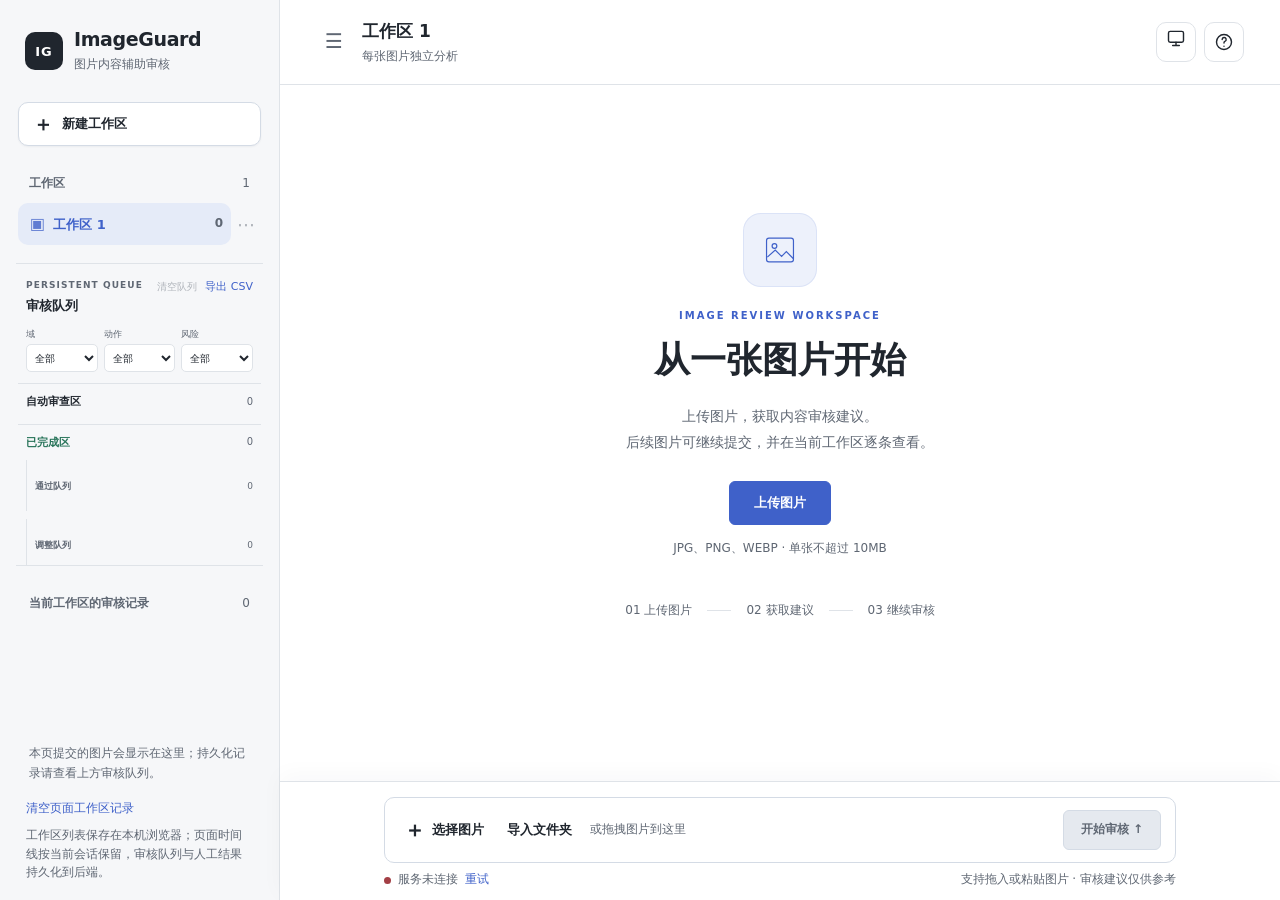
<file: frontend/index.html>
<!doctype html>
<html lang="zh-CN" data-theme="system">
<head>
  <meta charset="utf-8">
  <meta name="viewport" content="width=device-width, initial-scale=1">
  <title>ImageGuard · 多模态图片内容审核</title>
  <meta http-equiv="Cache-Control" content="no-store">
  <link rel="stylesheet" href="./styles.css?v=20261029-2">
  <link rel="stylesheet" href="./landing.css?v=20261029-2">
  <script src="./config.js?v=20261029-2" defer></script>
  <script src="./app.js?v=20261029-2" defer></script>
</head>
<body>
  <a id="skipLink" class="skip-link" href="#landingMain">跳到主要内容</a>

  <div id="landingPage" class="landing-page">
    <header id="landingNav" class="landing-nav">
      <a id="landingBrand" class="landing-brand" href="#home" aria-label="返回 ImageGuard 展示页顶部"><span class="landing-brand-mark" aria-hidden="true">IG</span><span><strong>ImageGuard</strong><small>图片内容辅助审核</small></span></a>
      <nav class="landing-links" aria-label="展示页导航">
        <a href="#principles">设计原则</a><a href="#workflow">审核流程</a><a href="#boundaries">数据边界</a><a href="#usage">使用说明</a>
      </nav>
      <div class="landing-actions">
        <div class="theme-control">
          <button id="landingThemeButton" class="theme-button" type="button" aria-label="选择页面外观，当前为跟随系统" aria-controls="landingThemeMenu" aria-expanded="false"><span id="landingThemeIcon" aria-hidden="true"></span><span id="landingThemeLabel" class="sr-only">跟随系统</span></button>
          <div id="landingThemeMenu" class="theme-menu" role="menu" aria-label="页面外观" hidden>
            <button class="theme-option" type="button" role="menuitemradio" data-theme-value="system" aria-checked="true"><span class="theme-option-icon" aria-hidden="true"><svg viewBox="0 0 24 24"><rect x="3" y="4" width="18" height="13" rx="2"/><path d="M8 21h8M12 17v4"/></svg></span><span>跟随系统</span></button>
            <button class="theme-option" type="button" role="menuitemradio" data-theme-value="light" aria-checked="false"><span class="theme-option-icon" aria-hidden="true"><svg viewBox="0 0 24 24"><circle cx="12" cy="12" r="4"/><path d="M12 2v2m0 16v2M4.9 4.9l1.4 1.4m11.4 11.4 1.4 1.4M2 12h2m16 0h2M4.9 19.1l1.4-1.4M17.7 6.3l1.4-1.4"/></svg></span><span>日间</span></button>
            <button class="theme-option" type="button" role="menuitemradio" data-theme-value="dark" aria-checked="false"><span class="theme-option-icon" aria-hidden="true"><svg viewBox="0 0 24 24"><path d="M20.5 14.5A8.5 8.5 0 0 1 9.5 3.5 8.5 8.5 0 1 0 20.5 14.5Z"/></svg></span><span>夜间</span></button>
          </div>
        </div>
        <a id="landingWorkspaceLink" class="landing-workspace-link" href="#workspace">进入工作台</a>
      </div>
    </header>

    <main id="landingMain" tabindex="-1">
      <section id="overview" class="landing-hero" aria-labelledby="heroTitle">
        <div class="hero-grid">
          <div class="hero-copy">
            <p class="hero-kicker">EVIDENCE-GROUNDED CONTENT REVIEW</p>
            <h1 id="heroTitle">让图片内容审核<br>清晰、快速、可追溯</h1>
            <p class="hero-summary">将视觉模型、条件式取证与确定性策略组织为一套可复核的内容审核流程，为平台提供稳定、清晰、可追溯的处置依据。</p>
            <div class="hero-actions"><a class="hero-primary" href="#workspace">进入审核工作台</a><a class="hero-secondary" href="#workflow">查看审核流程 <span aria-hidden="true">↓</span></a></div>
          </div>
          <div class="hero-system">
            <div class="hero-node node-vision"><span></span><strong>FG-CLIP2</strong><small>视觉证据</small></div>
            <div class="hero-node node-tools"><span></span><strong>OCR · RAG</strong><small>按需取证</small></div>
            <svg class="hero-flow-lines" viewBox="0 0 560 210" preserveAspectRatio="none" aria-hidden="true"><path d="M92 42 C122 96 190 106 244 150"/><path d="M468 42 C438 96 370 106 316 150"/><path d="M244 150h72"/></svg>
            <article class="hero-result">
              <div class="hero-result-heading"><div><span class="hero-result-mark" aria-hidden="true">IG</span><strong>审核建议</strong></div><span>示例输出</span></div>
              <p>图片内容需要结合文字语境进一步确认，建议进入人工复核。</p>
              <div class="hero-result-meta"><span>审核编号</span><code>review-7F3A</code><span class="trace-badge">可追溯</span></div>
            </article>
          </div>
        </div>
      </section>

      <section id="principles" class="landing-section principles-section" aria-labelledby="principlesTitle">
        <div class="section-intro"><span>DESIGN PRINCIPLES</span><h2 id="principlesTitle">让每一项处置都有证据支撑</h2><p>以稳定流程组织模型能力，在审核效率、判断一致性与人工责任之间建立清晰边界。</p></div>
        <div class="principle-list">
          <article><h3>视觉证据优先</h3><p>先从图片本身提取内容证据，保持判断与原始材料之间的联系。</p></article>
          <article><h3>条件式补充取证</h3><p>文字识别、规则检索与视觉复核只在预设条件满足时触发，兼顾效率与一致性。</p></article>
          <article><h3>人工闭环可追溯</h3><p>关键冲突进入人工复核，确认与调整结果持续留痕，并支持后续再次修正。</p></article>
        </div>
      </section>

      <section id="workflow" class="landing-section workflow-section" aria-labelledby="workflowTitle">
        <div class="section-intro"><span>REVIEW WORKFLOW</span><h2 id="workflowTitle">一次审核请求如何完成</h2><p>每张图片独立处理，固定流程根据证据条件逐步展开，关键处置由程序策略完成。</p></div>
        <ol class="workflow-list">
          <li class="is-human"><span>01</span><div><h3>提交图片</h3><p>从本地选择、拖入工作区或直接粘贴截图。</p></div></li>
          <li><span>02</span><div><h3>提取视觉证据</h3><p>FG-CLIP2 对图片内容进行基础视觉分析。</p></div></li>
          <li><span>03</span><div><h3>条件式补充取证</h3><p>根据图片类型与基础证据，按需执行 OCR、规则检索或视觉复核。</p></div></li>
          <li><span>04</span><div><h3>统一证据裁决</h3><p>程序策略收敛多源证据，识别真正的风险冲突与安全语境。</p></div></li>
          <li><span>05</span><div><h3>输出处置结果</h3><p>返回放行、限流、复核或下架结果，并保留完整审核编号。</p></div></li>
          <li class="is-human"><span>06</span><div><h3>人工闭环</h3><p>运营人员可确认或调整结果，人工处置持续保存并支持再次修正。</p></div></li>
        </ol>
        <p class="workflow-note"><strong>轻量 RAG：</strong>当前规则知识规模较小，采用轻量检索减少部署复杂度，并为后续扩展保留接口。</p>
      </section>

      <section id="boundaries" class="landing-section boundary-section" aria-labelledby="boundaryTitle">
        <div class="section-intro"><span>DATA BOUNDARIES</span><h2 id="boundaryTitle">能力分层，数据流向明确</h2><p>组件职责以数据边界划分，而不是把所有能力堆叠在一次模型调用里。</p></div>
        <div class="boundary-map">
          <article><span class="boundary-label">浏览器</span><h3>审核工作台</h3><p>工作区分组与当前页面时间线按会话保留，审核队列从后端同步。</p><small>页面视图 · 审核记录持久化</small></article>
          <div class="boundary-arrow" aria-hidden="true"><span>图片</span>→</div>
          <article class="boundary-core"><span class="boundary-label">审核后端</span><h3>视觉模型与固定工作流</h3><p>FG-CLIP2 形成视觉证据，程序按条件编排专项模型、OCR、RAG 与策略裁决。</p><small>确定性流程 · 统一生成编号</small></article>
          <div class="boundary-arrow" aria-hidden="true"><span>按需</span>→</div>
          <article><span class="boundary-label">条件式能力</span><h3>OCR 与受控视觉复核</h3><p>仅在证据链需要时启用本地 OCR、规则检索和虚拟内容视觉复核。</p><small>按条件触发 · 不扩张权限</small></article>
        </div>
      </section>

      <section id="usage" class="landing-section usage-section" aria-labelledby="usageTitle">
        <div class="section-intro"><span>HOW TO USE</span><h2 id="usageTitle">从图片到建议，只需一次提交</h2></div>
        <div class="usage-line" aria-label="使用步骤"><strong>选择工作区</strong><span>→</span><strong>拖入或粘贴图片</strong><span>→</span><strong>查看建议并继续审核</strong></div>
        <p class="usage-meta">支持 JPG、PNG、WEBP · 单张不超过 10MB · 每张图片独立审核 · 工作区视图按页面保留，审核队列持久化</p>
      </section>

      <aside class="limitations" aria-label="系统边界说明"><strong>系统边界</strong><p>系统依据固定策略自动给出处置结果，高风险冲突进入人工复核。人工确认与调整会持久化沉淀，为后续审核优化提供可靠依据。</p></aside>

      <section class="landing-final" aria-labelledby="finalTitle"><span>IMAGEGUARD WORKSPACE</span><h2 id="finalTitle"><span>开始一次清晰、可追溯的</span><span>图片审核</span></h2><a href="#workspace">进入图片审核工作台</a></section>
    </main>
    <footer class="landing-footer"><span>ImageGuard · 多模态图片内容审核</span><span>本地证据 · 固定裁决 · 人工闭环</span></footer>
  </div>

  <div id="workspaceApp" class="app-layout" hidden inert>
    <aside id="sidebar" class="sidebar" aria-label="工作区导航">
      <div class="brand-row"><a class="brand" href="#home" aria-label="返回 ImageGuard 项目介绍"><span class="brand-mark" aria-hidden="true">IG</span><span><strong>ImageGuard</strong><small>图片内容辅助审核</small></span></a><button id="closeSidebar" class="icon-button mobile-only" aria-label="收起侧栏">×</button></div>
      <button id="newWorkspace" class="new-workspace" type="button" title="创建新的图片审核分组；已有工作区会保留在左侧"><span aria-hidden="true">＋</span> 新建工作区</button>
      <div class="history-heading"><h2 title="可切换的图片审核分组，每组有自己的图片和结果">工作区</h2><span id="groupCount">1</span></div>
      <nav id="groupList" class="group-list" aria-label="工作区列表"></nav>
      <div id="groupMenu" class="group-menu" role="menu" aria-label="工作区操作" hidden><button id="menuRename" type="button" role="menuitem">重命名</button><button id="menuDelete" type="button" role="menuitem">删除工作区</button></div>
      <section class="queue-panel" aria-labelledby="queueTitle">
        <div class="queue-title-row"><div><span class="queue-eyebrow">PERSISTENT QUEUE</span><h2 id="queueTitle">审核队列</h2></div><div class="queue-title-actions"><button id="clearQueue" class="queue-clear" type="button" disabled>清空队列</button><a id="exportQueue" class="queue-export" href="./api/records/export.csv" download>导出 CSV</a></div></div>
        <div class="queue-filters">
          <label><span>域</span><select id="queueDomain"><option value="">全部</option><option value="real">真实</option><option value="virtual">虚拟</option></select></label>
          <label><span>动作</span><select id="queueAction"><option value="">全部</option><option value="allow">放行</option><option value="limit">限流</option><option value="review">人工复核</option><option value="block">下架</option></select></label>
          <label><span>风险</span><select id="queueRisk"><option value="">全部</option><option value="L0_安全">L0</option><option value="L1_轻微违规">L1</option><option value="L2_中度违规">L2</option><option value="L3_严重违规">L3</option><option value="X_无法判定">X</option></select></label>
        </div>
        <div class="queue-section">
          <div class="queue-section-heading"><h3>自动审查区</h3><span id="autoQueueCount">0</span></div>
          <div id="autoQueue" class="queue-list"></div>
        </div>
        <div class="queue-section queue-completed">
          <div class="queue-section-heading"><h3>已完成区</h3><span id="humanQueueCount">0</span></div>
          <div class="queue-subsection">
            <div class="queue-subheading"><h4>通过队列</h4><span id="confirmedQueueCount">0</span></div>
            <div id="confirmedQueue" class="queue-list"></div>
          </div>
          <div class="queue-subsection">
            <div class="queue-subheading"><h4>调整队列</h4><span id="adjustedQueueCount">0</span></div>
            <div id="adjustedQueue" class="queue-list"></div>
          </div>
        </div>
      </section>
      <div class="history-heading"><h2 title="当前选中工作区内已提交的图片及审核结果">当前工作区的审核记录</h2><span id="historyCount" title="当前工作区已提交的图片张数">0</span></div>
      <nav id="historyList" class="history-list" aria-label="审核记录"></nav>
      <p id="historyEmpty" class="history-empty">本页提交的图片会显示在这里；持久化记录请查看上方审核队列。</p>
      <div class="sidebar-footer"><button id="clearHistory" class="text-button" type="button" disabled title="只清空当前页面工作区中的图片与结果，不删除持久化审核队列">清空页面工作区记录</button><p>工作区列表保存在本机浏览器；页面时间线按当前会话保留，审核队列与人工结果持久化到后端。</p></div>
    </aside>
    <button id="sidebarBackdrop" class="sidebar-backdrop" aria-label="收起侧栏" hidden></button>
    <main class="workspace">
      <div id="dropOverlay" class="drop-overlay" aria-hidden="true" hidden><div><svg viewBox="0 0 24 24"><path d="M12 16V4m0 0L7.5 8.5M12 4l4.5 4.5M5 14v4a2 2 0 0 0 2 2h10a2 2 0 0 0 2-2v-4"/></svg><strong>松开以上传图片</strong><span>支持 JPG、PNG、WEBP</span></div></div>
      <header class="workspace-header">
        <button id="openSidebar" class="sidebar-toggle" type="button" aria-label="收起工作区导航" aria-controls="sidebar" aria-expanded="true" title="收起工作区导航">☰</button>
        <div><h1 id="workspaceTitle">工作区 1</h1><p>每张图片独立分析</p></div>
        <div class="workspace-header-actions">
          <div class="theme-control">
            <button id="themeButton" class="theme-button" type="button" aria-label="选择页面外观，当前为跟随系统" aria-controls="themeMenu" aria-expanded="false"><span id="themeIcon" aria-hidden="true"></span><span id="themeLabel" class="sr-only">跟随系统</span></button>
            <div id="themeMenu" class="theme-menu" role="menu" aria-label="页面外观" hidden>
              <button class="theme-option" type="button" role="menuitemradio" data-theme-value="system" aria-checked="true"><span class="theme-option-icon" aria-hidden="true"><svg viewBox="0 0 24 24"><rect x="3" y="4" width="18" height="13" rx="2"/><path d="M8 21h8M12 17v4"/></svg></span><span>跟随系统</span></button>
              <button class="theme-option" type="button" role="menuitemradio" data-theme-value="light" aria-checked="false"><span class="theme-option-icon" aria-hidden="true"><svg viewBox="0 0 24 24"><circle cx="12" cy="12" r="4"/><path d="M12 2v2m0 16v2M4.9 4.9l1.4 1.4m11.4 11.4 1.4 1.4M2 12h2m16 0h2M4.9 19.1l1.4-1.4M17.7 6.3l1.4-1.4"/></svg></span><span>日间</span></button>
              <button class="theme-option" type="button" role="menuitemradio" data-theme-value="dark" aria-checked="false"><span class="theme-option-icon" aria-hidden="true"><svg viewBox="0 0 24 24"><path d="M20.5 14.5A8.5 8.5 0 0 1 9.5 3.5 8.5 8.5 0 1 0 20.5 14.5Z"/></svg></span><span>夜间</span></button>
            </div>
          </div>
          <button id="helpButton" class="header-icon-button" type="button" aria-label="查看工作台使用说明" aria-haspopup="dialog" aria-controls="helpDialog" title="使用说明"><svg viewBox="0 0 24 24" aria-hidden="true"><circle cx="12" cy="12" r="9"/><path d="M9.8 9a2.4 2.4 0 1 1 3.3 2.2c-.8.4-1.1.9-1.1 1.8v.3M12 17h.01"/></svg></button>
        </div>
      </header>
      <div id="modeBanner" class="mode-banner" hidden><span id="modeText"></span><button id="copyAddress" class="text-button" hidden>复制访问地址</button></div>
      <section id="timelineViewport" class="timeline-viewport" aria-label="连续审核工作区" tabindex="0">
        <div id="welcome" class="welcome"><div class="welcome-mark" aria-hidden="true"><svg viewBox="0 0 48 48"><rect x="7" y="9" width="34" height="30" rx="3"/><circle cx="17" cy="19" r="3"/><path d="m8 33 10-9 8 8 6-6 9 9"/></svg></div><span class="eyebrow">IMAGE REVIEW WORKSPACE</span><h2>从一张图片开始</h2><p>上传图片，获取内容审核建议。<br>后续图片可继续提交，并在当前工作区逐条查看。</p><button id="welcomeUpload" class="primary-button">上传图片</button><p class="welcome-note">JPG、PNG、WEBP · 单张不超过 10MB</p><div class="welcome-flow" aria-label="审核流程"><span>01 上传图片</span><i aria-hidden="true"></i><span>02 获取建议</span><i aria-hidden="true"></i><span>03 继续审核</span></div></div>
        <div id="timeline" class="timeline"></div>
      </section>
      <footer class="composer-container">
        <div id="dropZone" class="composer" aria-label="图片提交区"><div id="pendingFile" class="pending-file" hidden><img id="pendingPreview" alt="待提交图片预览"><div><strong id="pendingName"></strong><span id="pendingMeta"></span></div><button id="removeFile" class="icon-button" aria-label="移除待提交图片">×</button></div><div class="composer-row"><input id="fileInput" class="sr-only" type="file" accept="image/jpeg,image/png,image/webp"><input id="folderInput" class="sr-only" type="file" accept="image/jpeg,image/png,image/webp" webkitdirectory multiple><button id="chooseButton" class="choose-button" type="button"><span aria-hidden="true">＋</span> 选择图片</button><button id="folderButton" class="choose-button" type="button">导入文件夹</button><span id="composerHint">或拖拽图片到这里</span><button id="submitButton" class="primary-button" disabled>开始审核 ↑</button></div></div>
        <p id="localError" class="local-error" role="alert" hidden></p>
        <div class="composer-footer"><div id="serviceStatus" class="service-status" role="status" title="显示后端连接状态；模拟模式的结果不代表真实模型效果"><span class="status-dot" aria-hidden="true"></span><span id="serviceText">正在连接服务</span><button id="healthRetry" class="text-button" hidden>重试</button></div><p class="composer-note">支持拖入或粘贴图片 · 审核建议仅供参考</p></div>
      </footer>
    </main>
  </div>

  <dialog id="renameDialog" class="rename-dialog" aria-labelledby="renameTitle" aria-describedby="renameHelp"><form id="renameForm"><div class="dialog-heading"><div><span class="dialog-eyebrow">工作区设置</span><h2 id="renameTitle">重命名工作区</h2><p id="renameHelp">使用简短、易于识别的名称。</p></div><button id="closeRename" type="button" class="dialog-close" aria-label="关闭重命名窗口">×</button></div><label class="sr-only" for="workspaceName">工作区名称</label><input id="workspaceName" name="workspaceName" type="text" maxlength="32" autocomplete="off" required><div class="dialog-actions"><button id="cancelRename" class="dialog-cancel" type="button">取消</button><button class="dialog-save" type="submit">保存名称</button></div></form></dialog>
  <dialog id="deleteDialog" class="confirm-dialog" aria-labelledby="deleteTitle" aria-describedby="deleteQuestion"><form id="deleteForm"><div class="dialog-heading"><div><span class="dialog-eyebrow is-danger">不可撤销</span><h2 id="deleteTitle">删除工作区</h2><p id="deleteQuestion"></p></div><button id="closeDelete" type="button" class="dialog-close" aria-label="关闭删除窗口">×</button></div><div class="dialog-actions"><button id="cancelDelete" class="dialog-cancel" type="button">取消</button><button id="confirmDelete" class="dialog-danger" type="submit">删除工作区</button></div></form></dialog>
  <dialog id="clearQueueDialog" class="confirm-dialog" aria-labelledby="clearQueueTitle" aria-describedby="clearQueueQuestion"><form id="clearQueueForm"><div class="dialog-heading"><div><span class="dialog-eyebrow is-danger">持久化数据</span><h2 id="clearQueueTitle">清空当前工作区队列</h2><p id="clearQueueQuestion">将删除当前工作区的持久化审核记录及对应审计原图。当前页面中的工作区时间线不会随之清空。</p></div><button id="closeClearQueue" type="button" class="dialog-close" aria-label="关闭清空队列窗口">×</button></div><div class="dialog-actions"><button id="cancelClearQueue" class="dialog-cancel" type="button">取消</button><button class="dialog-danger" type="submit">确认清空队列</button></div></form></dialog>
  <dialog id="helpDialog" class="help-dialog" aria-labelledby="helpTitle" aria-describedby="helpSummary"><div class="help-dialog-inner"><div class="dialog-heading"><div><span class="dialog-eyebrow">使用说明</span><h2 id="helpTitle">图片审核工作台</h2></div><button id="closeHelp" type="button" class="dialog-close" aria-label="关闭使用说明">×</button></div><p id="helpSummary" class="help-summary">ImageGuard 以固定工作流组织视觉模型、条件式工具与程序裁决，为每张图片生成清晰、可追溯的处置结果。</p><dl class="help-details"><div><dt>证据链</dt><dd>FG-CLIP2 与专项模型形成基础证据；OCR、规则检索和虚拟内容复核仅在条件满足时触发。</dd></div><div><dt>处置逻辑</dt><dd>程序依据固定策略完成风险收敛与最终裁决，高风险冲突保留人工复核。</dd></div><div><dt>人工闭环</dt><dd>确认后进入通过队列，调整后进入调整队列；人工结果持久化保存，并支持再次修正。</dd></div></dl><div class="dialog-actions"><button id="dismissHelp" class="dialog-cancel" type="button">关闭</button><a id="helpLearnMore" class="dialog-primary" href="#home">查看项目概览</a></div></div></dialog>
  <dialog id="feedbackDialog" class="feedback-dialog" aria-labelledby="feedbackTitle"><form id="feedbackForm"><div class="dialog-heading"><div><span class="dialog-eyebrow" id="feedbackEyebrow">人工处理</span><h2 id="feedbackTitle">调整审核结果</h2><p id="feedbackHelp">处理结果会进入已完成，并写入 SQLite 历史记录。</p></div><button id="closeFeedback" type="button" class="dialog-close" aria-label="关闭人工处理窗口">×</button></div><label class="feedback-field"><span>处理方式</span><select id="feedbackResolution"><option value="confirm">确认系统建议</option><option value="adjust">调整最终动作</option></select></label><fieldset id="feedbackDirection" class="feedback-field feedback-direction-field"><legend>调整方向</legend><div class="direction-options"><label class="direction-option"><input id="feedbackDirectionDowngrade" type="radio" name="feedbackDirection" value="downgrade"><span><strong>降级</strong><small>放宽到更轻的处置</small></span></label><label class="direction-option"><input id="feedbackDirectionUpgrade" type="radio" name="feedbackDirection" value="upgrade"><span><strong>升级</strong><small>收紧到更重的处置</small></span></label></div></fieldset><label class="feedback-field"><span>最终动作</span><select id="feedbackAction"><option value="allow">L0 · 放行</option><option value="limit">L1 · 限流</option><option value="review">L2 · 人工复核</option><option value="block">L3 · 下架</option></select></label><label class="feedback-field"><span>反馈原因</span><textarea id="feedbackReason" rows="4" maxlength="1000" placeholder="确认建议可留空；调整时必须填写。"></textarea></label><div class="dialog-actions"><button id="cancelFeedback" type="button" class="dialog-cancel">取消</button><button class="dialog-save" type="submit">保存处理结果</button></div></form></dialog>
  <div id="announcement" class="sr-only" role="status" aria-live="polite"></div>
  <div id="toast" class="toast" role="status" hidden></div>
</body>
</html>
</file>
<file: frontend/styles.css>
:root {
  color-scheme: light;
  --canvas: #ffffff; --sidebar: #f6f7f9; --surface: #ffffff; --surface-subtle: #f4f7fc;
  --surface-hover: #edf1f7; --surface-selected: #e5ebf8;
  --text: #20262e; --text-muted: #5f6773; --border: #dfe3e8; --border-control: #d4dbe5;
  --accent: #3f61c9; --accent-hover: #3452ae; --accent-soft: #edf1fb; --accent-solid: #3f61c9; --accent-solid-hover: #3452ae;
  --warning-bg: #fff8eb; --warning-text: #72501d; --warning-border: #eee0c6;
  --danger: #a33f45; --danger-bg: #fff8f8; --danger-border: #dfb9bc; --success: #28745a;
  --disabled-bg: #e5e9ef; --disabled-text: #5f6773;
  --shadow-menu: 0 16px 42px rgb(25 36 58 / 16%); --shadow-dialog: 0 28px 80px rgb(25 36 58 / 20%);
  --radius-sm: 6px; --radius-md: 10px; --radius-lg: 14px; --radius-xl: 18px;
}

html[data-theme="dark"] {
  color-scheme: dark;
  --canvas: #171b22; --sidebar: #202630; --surface: #252d39; --surface-subtle: #222a36;
  --surface-hover: #303a49; --surface-selected: #34435f;
  --text: #edf0f5; --text-muted: #b3bcc8; --border: #3d4755; --border-control: #4b5666;
  --accent: #a9bcff; --accent-hover: #b9c8ff; --accent-soft: #273453; --accent-solid: #526fc9; --accent-solid-hover: #617dd5;
  --warning-bg: #342e25; --warning-text: #edce95; --warning-border: #554836;
  --danger: #f09a9f; --danger-bg: #30262c; --danger-border: #734d55; --success: #7bc7a8;
  --disabled-bg: #353e4a; --disabled-text: #b3bcc8;
  --shadow-menu: 0 20px 48px rgb(0 0 0 / 35%); --shadow-dialog: 0 30px 90px rgb(0 0 0 / 45%);
}

@media (prefers-color-scheme: dark) {
  html[data-theme="system"] {
    color-scheme: dark;
    --canvas: #171b22; --sidebar: #202630; --surface: #252d39; --surface-subtle: #222a36;
    --surface-hover: #303a49; --surface-selected: #34435f;
    --text: #edf0f5; --text-muted: #b3bcc8; --border: #3d4755; --border-control: #4b5666;
    --accent: #a9bcff; --accent-hover: #b9c8ff; --accent-soft: #273453; --accent-solid: #526fc9; --accent-solid-hover: #617dd5;
    --warning-bg: #342e25; --warning-text: #edce95; --warning-border: #554836;
    --danger: #f09a9f; --danger-bg: #30262c; --danger-border: #734d55; --success: #7bc7a8;
    --disabled-bg: #353e4a; --disabled-text: #b3bcc8;
    --shadow-menu: 0 20px 48px rgb(0 0 0 / 35%); --shadow-dialog: 0 30px 90px rgb(0 0 0 / 45%);
  }
}

* { box-sizing: border-box; }
html, body { height: 100%; }
body { margin: 0; color: var(--text); background: var(--canvas); font: 14px/1.65 system-ui,-apple-system,"Segoe UI","PingFang SC","Hiragino Sans GB","Microsoft YaHei",sans-serif; }
body.is-workspace-view { overflow: hidden; }
button, input { font: inherit; }
button { cursor: pointer; transition: color .16s,background .16s,border-color .16s,opacity .16s; }
button:disabled { cursor: not-allowed; }
:focus-visible { outline: 3px solid color-mix(in srgb,var(--accent) 56%,transparent); outline-offset: 3px; }
h1, h2, h3, p { margin: 0; }
[hidden] { display: none !important; }
code { font-family: ui-monospace,"Cascadia Mono",Consolas,monospace; font-variant-numeric: tabular-nums; }
.sr-only { position: absolute; width: 1px; height: 1px; padding: 0; margin: -1px; overflow: hidden; clip: rect(0,0,0,0); white-space: nowrap; border: 0; }
.skip-link { position: fixed; top: 8px; left: 8px; z-index: 100; transform: translateY(-160%); padding: 8px 10px; border-radius: var(--radius-sm); background: var(--surface); color: var(--accent); }
.skip-link:focus { transform: none; }

.app-layout { display: grid; grid-template-columns: 280px minmax(0,1fr); height: 100vh; height: 100dvh; overflow: hidden; transition: grid-template-columns .2s ease; }
.app-layout.is-collapsed { grid-template-columns: 0 minmax(0,1fr); }
.sidebar { display: flex; min-width: 0; min-height: 0; padding: 28px 18px 18px; overflow: hidden; flex-direction: column; background: var(--sidebar); border-right: 1px solid var(--border); transition: padding .2s ease,border-color .2s ease; }
.app-layout.is-collapsed .sidebar { padding-right: 0; padding-left: 0; border-color: transparent; }
.brand-row { display: flex; align-items: center; min-width: 208px; }
.brand { display: flex; align-items: center; gap: 11px; padding: 0 7px 27px; }
.brand { min-width: 0; flex: 1; color: var(--text); text-decoration: none; }
.brand-mark { display: grid; place-items: center; width: 38px; height: 38px; flex: 0 0 auto; border-radius: var(--radius-md); color: var(--canvas); background: var(--text); font: 700 13px/1 system-ui; letter-spacing: .08em; }
.brand strong { display: block; font: 650 19px/1.25 system-ui; letter-spacing: -.02em; }
.brand small { display: block; margin-top: 3px; color: var(--text-muted); font-size: 12px; }
.new-workspace { display: flex; align-items: center; gap: 9px; width: 100%; min-height: 44px; padding: 10px 14px; border: 1px solid var(--border-control); border-radius: var(--radius-md); color: var(--text); background: var(--surface); font-size: 13px; font-weight: 650; text-align: left; box-shadow: 0 1px 2px rgb(19 32 58 / 5%); }
.new-workspace:hover { border-color: var(--accent); }
.new-workspace span { font-size: 20px; line-height: 1; }
.history-heading { display: flex; align-items: center; justify-content: space-between; margin: 28px 11px 10px; color: var(--text-muted); font-size: 12px; }
.history-heading h2 { font-size: 12px; font-weight: 650; }
.group-list { display: grid; gap: 4px; max-height: 28vh; overflow: auto; flex-shrink: 0; }
.group-row { display: grid; grid-template-columns: minmax(0,1fr) 30px; align-items: center; min-width: 0; border-radius: var(--radius-md); }
.group-item { display: flex; align-items: center; gap: 8px; min-width: 0; min-height: 42px; padding: 10px 8px 10px 12px; border: 0; border-radius: var(--radius-md); color: var(--text); background: transparent; font-size: 13px; text-align: left; }
.group-item:hover, .history-item:hover { background: var(--surface-hover); }
.group-item.is-selected, .history-item.is-selected { color: var(--accent); background: var(--surface-selected); }
.group-item.is-selected { font-weight: 650; }
.group-symbol { font-size: 16px; line-height: 1; opacity: .8; }
.group-name { min-width: 0; flex: 1; overflow: hidden; text-overflow: ellipsis; white-space: nowrap; }
.group-count { color: var(--text-muted); font-size: 12px; font-variant-numeric: tabular-nums; }
.group-more { display: grid; place-items: center; width: 30px; height: 32px; padding: 0; border: 0; border-radius: var(--radius-sm); color: var(--text-muted); background: transparent; font-size: 18px; opacity: .48; }
.group-row:hover .group-more, .group-row:focus-within .group-more, .group-more:hover { opacity: 1; }
.group-more:hover { color: var(--accent); background: var(--accent-soft); }
.group-menu { position: fixed; z-index: 60; width: 176px; padding: 6px; border: 1px solid var(--border); border-radius: var(--radius-md); color: var(--text); background: var(--surface); box-shadow: var(--shadow-menu); }
.group-menu > button { display: block; width: 100%; padding: 9px 10px; border: 0; border-radius: var(--radius-sm); color: var(--text); background: transparent; font-size: 13px; text-align: left; }
.group-menu > button:hover, .group-menu > button:focus-visible { background: var(--surface-hover); }
.group-menu #menuDelete { color: var(--danger); }
.history-list { min-height: 96px; flex: 1 1 120px; overflow: auto; }
.queue-panel { display: flex; max-height: 42vh; min-height: 0; margin: 18px -2px 0; padding: 14px 2px 10px; overflow: auto; flex-direction: column; border-top: 1px solid var(--border); border-bottom: 1px solid var(--border); }
.queue-title-row { display: flex; align-items: flex-start; justify-content: space-between; gap: 10px; padding: 0 8px 10px; }
.queue-eyebrow { display: block; margin-bottom: 2px; color: var(--text-muted); font-size: 9px; font-weight: 700; letter-spacing: .12em; }
.queue-title-row h2 { font-size: 13px; }
.queue-title-actions { display: flex; align-items: center; gap: 8px; }
.queue-export { color: var(--accent); font-size: 11px; text-decoration: none; white-space: nowrap; }
.queue-export:hover { text-decoration: underline; }
.queue-clear { padding: 0; border: 0; color: var(--text-muted); background: transparent; font-size: 10px; white-space: nowrap; }
.queue-clear:hover:not(:disabled) { color: var(--danger); text-decoration: underline; }
.queue-clear:disabled { opacity: .45; }
.queue-filters { display: grid; grid-template-columns: repeat(3,minmax(0,1fr)); gap: 6px; padding: 0 8px 11px; }
.queue-filters label { display: grid; gap: 3px; min-width: 0; }
.queue-filters label span { color: var(--text-muted); font-size: 9px; }
.queue-filters select { width: 100%; min-width: 0; height: 28px; padding: 0 4px; border: 1px solid var(--border); border-radius: 5px; color: var(--text); background: var(--surface); font-size: 10px; }
.queue-section { padding: 9px 8px 7px; border-top: 1px solid var(--border); }
.queue-section-heading { display: flex; align-items: center; justify-content: space-between; gap: 8px; margin-bottom: 5px; }
.queue-section-heading h3 { font-size: 11px; font-weight: 700; }
.queue-section-heading span { color: var(--text-muted); font-size: 10px; }
.queue-completed .queue-section-heading h3 { color: var(--success); }
.queue-subsection { margin-top: 8px; padding: 7px 0 2px 8px; border-left: 1px solid var(--border); }
.queue-subheading { display: flex; align-items: center; justify-content: space-between; gap: 8px; margin-bottom: 3px; }
.queue-subheading h4 { color: var(--text-muted); font-size: 9px; font-weight: 700; }
.queue-subheading span { color: var(--text-muted); font-size: 9px; }
.queue-list { display: grid; gap: 3px; }
.queue-item { display: grid; grid-template-columns: 8px minmax(0,1fr) auto; align-items: center; gap: 7px; width: 100%; min-height: 34px; padding: 6px 7px; border: 0; border-radius: 5px; color: var(--text); background: transparent; text-align: left; }
.queue-item:hover, .queue-item.is-selected { background: var(--surface-hover); }
.queue-item-dot { width: 7px; height: 7px; border-radius: 50%; background: var(--text-muted); }
.queue-item[data-action="allow"] .queue-item-dot { background: var(--success); }
.queue-item[data-action="limit"] .queue-item-dot { background: #b4771d; }
.queue-item[data-action="review"] .queue-item-dot { background: #7657b6; }
.queue-item[data-action="block"] .queue-item-dot { background: var(--danger); }
.queue-item-copy { min-width: 0; }
.queue-item-copy strong { display: block; overflow: hidden; font-size: 10px; text-overflow: ellipsis; white-space: nowrap; }
.queue-item-copy small { display: block; overflow: hidden; color: var(--text-muted); font-size: 9px; text-overflow: ellipsis; white-space: nowrap; }
.queue-item-status { color: var(--text-muted); font-size: 9px; white-space: nowrap; }
.queue-empty { padding: 5px 3px 7px; color: var(--text-muted); font-size: 10px; }
.history-item { position: relative; display: flex; align-items: center; gap: 10px; width: 100%; min-height: 66px; margin-bottom: 4px; padding: 11px 10px; overflow: hidden; border: 0; border-radius: var(--radius-md); color: var(--text); background: transparent; text-align: left; }
.history-item[data-status="error"]::before { content: ""; position: absolute; inset: 9px auto 9px 0; width: 3px; border-radius: 999px; background: var(--danger); }
.history-item[data-tone="safe"]::before,
.history-item[data-tone="warning"]::before,
.history-item[data-tone="review"]::before,
.history-item[data-tone="danger"]::before { content: ""; position: absolute; inset: 9px auto 9px 0; width: 3px; border-radius: 999px; background: var(--accent); }
.history-item[data-tone="safe"]::before { background: var(--success); }
.history-item[data-tone="warning"]::before { background: #b4771d; }
.history-item[data-tone="review"]::before { background: #7657b6; }
.history-item[data-tone="danger"]::before { background: var(--danger); }
.history-item img { width: 38px; height: 38px; flex: 0 0 auto; border-radius: var(--radius-sm); object-fit: cover; background: var(--surface-subtle); }
.history-item div { min-width: 0; flex: 1; }
.history-item strong { display: block; overflow: hidden; color: var(--text); font-size: 12px; font-weight: 650; text-overflow: ellipsis; white-space: nowrap; }
.history-item small { color: var(--text-muted); font-size: 12px; font-variant-numeric: tabular-nums; }
.history-empty { min-height: 0; flex: 0 0 auto; padding: 8px 11px 0; color: var(--text-muted); font-size: 12px; line-height: 1.7; }
.sidebar-footer { margin-top: auto; padding: 16px 8px 0; color: var(--text-muted); font-size: 12px; }
.sidebar-footer > p { margin: 7px 0 0; line-height: 1.55; }
.text-button { padding: 0; border: 0; color: var(--accent); background: transparent; font-size: 12px; }
.text-button:hover { text-decoration: underline; }
.text-button.is-copied { color: var(--success); text-decoration: none; }

.workspace { position: relative; display: flex; min-width: 0; min-height: 0; flex-direction: column; background: var(--canvas); }
.workspace-header { display: flex; align-items: center; gap: 10px; min-height: 76px; padding: 17px 36px; border-bottom: 1px solid var(--border); }
.workspace-header > div:first-of-type { min-width: 0; }
.workspace-header h1 { max-width: min(45vw,420px); overflow: hidden; font-size: 17px; font-weight: 650; text-overflow: ellipsis; white-space: nowrap; }
.workspace-header p { margin-top: 2px; color: var(--text-muted); font-size: 12px; }
.theme-control { position: relative; margin-left: auto; flex: 0 0 auto; }
.sidebar-toggle { position: relative; display: grid; place-items: center; width: 36px; height: 36px; padding: 0; border: 0; border-radius: var(--radius-sm); color: var(--text-muted); background: transparent; font-size: 20px; }
.sidebar-toggle:hover { color: var(--text); background: var(--surface-hover); }
.workspace-header-actions { display: flex; align-items: center; gap: 8px; margin-left: auto; }
.workspace-header .theme-control { margin-left: 0; }
.theme-button, .header-icon-button { display: grid; place-items: center; width: 40px; height: 40px; padding: 0; border: 1px solid var(--border); border-radius: var(--radius-md); color: var(--text); background: transparent; }
.theme-button:hover, .header-icon-button:hover { color: var(--accent); background: var(--accent-soft); }
.theme-button > *, .header-icon-button > * { pointer-events: none; }
.theme-button svg, .header-icon-button svg { width: 20px; height: 20px; fill: none; stroke: currentColor; stroke-width: 1.7; stroke-linecap: round; stroke-linejoin: round; }
.theme-menu { position: absolute; z-index: 70; top: calc(100% + 10px); right: 0; display: grid; grid-template-columns: repeat(3,1fr); width: 276px; padding: 8px; border: 1px solid var(--border); border-radius: var(--radius-lg); background: var(--surface); box-shadow: var(--shadow-menu); animation: menu-in .14s ease-out; }
.theme-option { display: flex; min-width: 0; padding: 7px 5px 8px; border: 0; border-radius: var(--radius-md); flex-direction: column; align-items: center; gap: 5px; color: var(--text-muted); background: transparent; font-size: 12px; line-height: 1.3; white-space: nowrap; }
.theme-option:hover { color: var(--text); background: var(--surface-hover); }
.theme-option.is-selected { color: var(--accent); background: var(--surface-selected); font-weight: 650; }
.theme-option-icon { display: grid; place-items: center; width: 27px; height: 27px; }
.theme-option svg { width: 20px; height: 20px; fill: none; stroke: currentColor; stroke-width: 1.7; stroke-linecap: round; stroke-linejoin: round; }
.mode-banner { padding: 8px 36px; border-bottom: 1px solid var(--warning-border); color: var(--warning-text); background: var(--warning-bg); font-size: 12px; }
.mode-banner button { margin-left: 12px; color: inherit; }

.timeline-viewport { min-height: 0; flex: 1; overflow: auto; overscroll-behavior: contain; scroll-behavior: smooth; }
.welcome { display: flex; min-height: 100%; padding: 40px 24px 72px; flex-direction: column; align-items: center; justify-content: center; text-align: center; }
.welcome-mark { display: grid; place-items: center; width: 74px; height: 74px; margin-bottom: 22px; border-radius: var(--radius-xl); color: var(--accent); background: var(--accent-soft); box-shadow: inset 0 0 0 1px color-mix(in srgb,var(--accent) 10%,transparent); }
.welcome-mark svg { width: 38px; fill: none; stroke: currentColor; stroke-width: 1.5; }
.welcome .eyebrow { margin-bottom: 8px; color: var(--accent); font: 700 10px/1.3 system-ui; letter-spacing: .2em; }
.welcome h2 { font-size: clamp(28px,3vw,36px); font-weight: 650; letter-spacing: 0; }
.welcome > p { margin: 14px 0 25px; color: var(--text-muted); font-size: 14px; line-height: 1.85; }
.welcome > .primary-button { min-height: 44px; padding: 10px 24px; font-size: 13px; }
.welcome .welcome-note { margin: 12px 0 0; font-size: 12px; }
.welcome-flow { display: flex; align-items: center; justify-content: center; gap: 15px; margin-top: 42px; color: var(--text-muted); font-size: 12px; }
.welcome-flow i { width: 24px; height: 1px; background: var(--border); }
.timeline { width: min(860px,100%); margin: auto; padding: 4px 38px 45px; }
.review-entry { padding: 32px 0 36px; border-bottom: 1px solid var(--border); scroll-margin-top: 20px; animation: appear .22s ease-out; }
.entry-heading { display: flex; align-items: center; gap: 9px; margin-bottom: 17px; color: var(--text-muted); font-size: 12px; }
.entry-heading strong { color: var(--text); font-size: 13px; font-weight: 650; }
.entry-heading time { margin-left: auto; font-variant-numeric: tabular-nums; }
.review-media { display: grid; grid-template-columns: minmax(0,560px) minmax(166px,216px); align-items: start; gap: 18px; width: 100%; }
.review-media.no-image { grid-template-columns: minmax(0,216px); }
.submitted-image { display: block; width: auto; max-width: 100%; max-height: 420px; border-radius: var(--radius-md); object-fit: contain; background: var(--surface-subtle); }
.review-media .submitted-image { width: 100%; }
.review-media-actions { display: grid; gap: 10px; align-content: start; }
.manual-action { display: flex; width: 100%; min-height: 46px; align-items: center; justify-content: center; padding: 10px 14px; border: 1px solid transparent; border-radius: 7px; font-size: 13px; font-weight: 700; box-shadow: 0 1px 2px rgb(15 23 42 / 8%); }
.manual-action-confirm { color: #fff; border-color: #2e7d4f; background: #35895a; }
.manual-action-confirm:hover:not(:disabled) { background: #2f7b50; }
.manual-action-adjust { color: #5e3c00; border-color: #d79a2b; background: #f2c15b; }
.manual-action-adjust:hover { background: #e9b449; }
.manual-action:disabled { color: var(--text-muted); border-color: var(--border); background: var(--surface-subtle); box-shadow: none; cursor: default; opacity: .78; }
.submitted-name { margin-top: 10px; overflow-wrap: anywhere; color: var(--text-muted); font-size: 12px; }
.answer { margin-top: 23px; }
.answer h3 { margin: 0; font-size: 14px; font-weight: 650; }
.answer > h3 { margin-bottom: 12px; color: var(--text-muted); font-size: 12px; letter-spacing: .04em; }
.answer-label { display: inline-block; margin-left: 10px; color: var(--warning-text); font-size: 12px; font-weight: 500; }
.suggestion { overflow-wrap: anywhere; white-space: pre-wrap; font-size: 13px; line-height: 1.8; }
.result-meta { display: flex; align-items: center; flex-wrap: wrap; gap: 10px 15px; margin-top: 18px; padding-top: 13px; border-top: 1px solid var(--border); color: var(--text-muted); font-size: 12px; font-variant-numeric: tabular-nums; }
.result-meta code { overflow-wrap: anywhere; }
.answer-actions { display: flex; gap: 18px; margin-top: 12px; }
.answer-actions button { font-size: 12px; }
.answer-error { position: relative; padding: 18px 20px; border: 1px solid var(--danger-border); border-radius: 8px; background: var(--danger-bg); }
.answer-error::before { content: ""; position: absolute; inset: 14px auto 14px -1px; width: 3px; border-radius: 999px; background: var(--danger); }
.answer-error h3 { color: var(--danger); }
.answer-error p { color: var(--text-muted); font-size: 13px; }
.legacy-response-warning { margin-bottom: 13px; padding: 11px 13px; border: 1px solid var(--warning-border); border-radius: 6px; color: var(--warning-text); background: var(--warning-bg); }
.legacy-response-warning strong { display: block; font-size: 12px; }
.legacy-response-warning p { margin-top: 4px; font-size: 11px; line-height: 1.6; }
.loading-text { display: flex; align-items: center; gap: 9px; color: var(--text-muted); font-size: 13px; }
.loading-note { margin: 7px 0 12px; color: var(--text-muted); font-size: 12px; }
.spinner { width: 13px; height: 13px; border: 2px solid var(--border); border-top-color: var(--accent); border-radius: 50%; animation: spin 1s linear infinite; }
.elapsed { font-variant-numeric: tabular-nums; }

.decision-panel { --decision-color: var(--accent); --decision-bg: var(--accent-soft); --decision-border: color-mix(in srgb,var(--accent) 28%,var(--border)); padding: 20px 21px; border: 1px solid var(--decision-border); border-left: 4px solid var(--decision-color); border-radius: 8px; background: var(--decision-bg); }
.decision-panel[data-tone="safe"] { --decision-color: var(--success); --decision-bg: color-mix(in srgb,var(--success) 7%,var(--surface)); --decision-border: color-mix(in srgb,var(--success) 24%,var(--border)); }
.decision-panel[data-tone="warning"] { --decision-color: #b4771d; --decision-bg: var(--warning-bg); --decision-border: var(--warning-border); }
.decision-panel[data-tone="review"] { --decision-color: #7657b6; --decision-bg: color-mix(in srgb,#7657b6 7%,var(--surface)); --decision-border: color-mix(in srgb,#7657b6 24%,var(--border)); }
.decision-panel[data-tone="danger"], .decision-panel[data-tone="failed"] { --decision-color: var(--danger); --decision-bg: var(--danger-bg); --decision-border: var(--danger-border); }
.review-entry.is-manually-adjusted .decision-panel { --decision-color: #8a929d; --decision-bg: var(--surface-subtle); --decision-border: var(--border); opacity: .72; filter: grayscale(.9); }
.review-entry.is-manually-adjusted .decision-panel * { color: var(--text-muted); }
.superseded-result-note { margin: -4px 0 14px; padding-bottom: 10px; border-bottom: 1px solid var(--border); color: var(--text-muted) !important; font-size: 11px; font-weight: 650; }
.decision-heading { display: flex; align-items: flex-start; justify-content: space-between; gap: 20px; }
.decision-eyebrow { display: block; margin-bottom: 4px; color: var(--text-muted); font-size: 10px; font-weight: 700; letter-spacing: .16em; }
.decision-title h3 { color: var(--decision-color); font-size: 26px; line-height: 1.15; }
.decision-state, .total-duration { display: inline-flex; min-height: 25px; align-items: center; padding: 3px 9px; border: 1px solid var(--border); border-radius: 999px; color: var(--text-muted); background: var(--surface); font-size: 11px; font-weight: 600; white-space: nowrap; }
.decision-state[data-tone="safe"] { color: var(--success); border-color: color-mix(in srgb,var(--success) 30%,var(--border)); }
.decision-state[data-tone="review"] { color: #7657b6; border-color: color-mix(in srgb,#7657b6 30%,var(--border)); }
.decision-state[data-tone="warning"] { color: var(--warning-text); border-color: var(--warning-border); background: var(--warning-bg); }
.decision-states { display: flex; flex-wrap: wrap; gap: 6px; justify-content: flex-end; }
.total-duration[data-tone="warning"] { color: var(--warning-text); border-color: var(--warning-border); background: var(--warning-bg); }
.decision-metrics { display: grid; grid-template-columns: repeat(5,minmax(0,1fr)); gap: 1px; margin-top: 18px; overflow: hidden; border: 1px solid var(--decision-border); border-radius: 6px; background: var(--decision-border); }
.decision-metric { display: flex; min-width: 0; min-height: 66px; padding: 10px 11px; flex-direction: column; justify-content: center; background: var(--surface); }
.decision-metric-label { overflow: hidden; color: var(--text-muted); font-size: 10px; text-overflow: ellipsis; white-space: nowrap; }
.decision-metric-value { display: block; margin-top: 3px; overflow-wrap: anywhere; font-size: 13px; font-weight: 650; line-height: 1.4; }
.decision-metric.is-risk .decision-metric-value { color: var(--decision-color); }
.review-recommendation { display: grid; grid-template-columns: 132px minmax(0,1fr); align-items: center; gap: 14px; margin-top: 13px; padding: 10px 12px; border: 1px solid var(--decision-border); border-radius: 6px; background: var(--surface); }
.review-recommendation > div { display: flex; flex-direction: column; }
.review-recommendation-label { color: var(--text-muted); font-size: 10px; }
.review-recommendation strong { color: var(--decision-color); font-size: 13px; }
.review-recommendation p { color: var(--text-muted); font-size: 11px; line-height: 1.55; }
.primary-reasons { display: grid; gap: 5px; margin: 15px 0 0; padding: 0; list-style: none; }
.primary-reasons li { position: relative; padding-left: 16px; color: var(--text); font-size: 13px; line-height: 1.55; }
.primary-reasons li::before { content: ""; position: absolute; top: .62em; left: 3px; width: 5px; height: 5px; border-radius: 50%; background: var(--decision-color); }
.decision-reason-details { margin-top: 14px; border-top: 1px solid var(--decision-border); }
.decision-reason-details > summary { padding-top: 10px; }
.decision-reason-details p, .decision-reason-details ul { margin-top: 10px; color: var(--text-muted); font-size: 12px; line-height: 1.7; }
.decision-reason-details h4 { margin: 14px 0 5px; font-size: 12px; }
.adjustment-list { padding-left: 18px; }

.timing-panel, .evidence-group { margin-top: 22px; padding-top: 18px; border-top: 1px solid var(--border); }
.section-heading { display: flex; align-items: flex-start; justify-content: space-between; gap: 18px; margin-bottom: 12px; }
.section-heading h3 { font-size: 14px; }
.section-heading p { max-width: 680px; margin-top: 4px; color: var(--text-muted); font-size: 12px; line-height: 1.55; }
.timing-details, .suggestion-panel, .raw-payload { margin-top: 10px; border-top: 1px solid var(--border); }
details > summary { color: var(--text-muted); cursor: pointer; font-size: 12px; user-select: none; }
details > summary:hover { color: var(--text); }
.timing-details > summary, .suggestion-panel > summary, .raw-payload > summary { padding: 9px 0; }
.timing-list { display: grid; gap: 7px; padding: 3px 0 12px; }
.timing-row { display: grid; grid-template-columns: minmax(120px,190px) minmax(120px,1fr) 66px; align-items: center; gap: 12px; min-height: 24px; }
.timing-label { overflow: hidden; font-size: 11px; text-overflow: ellipsis; white-space: nowrap; }
.timing-track { height: 6px; overflow: hidden; border-radius: 999px; background: var(--surface-hover); }
.timing-bar { display: block; height: 100%; border-radius: inherit; background: var(--accent); }
.timing-value { color: var(--text-muted); font-size: 11px; text-align: right; }
.suggestion-panel { padding-bottom: 3px; }
.suggestion-panel > div { padding: 2px 0 11px; }
.raw-payload pre { max-height: 440px; margin: 0 0 12px; padding: 12px; overflow: auto; border-radius: 6px; color: var(--text-muted); background: var(--surface-subtle); font: 11px/1.6 ui-monospace,"Cascadia Mono",Consolas,monospace; }

.evidence-stack { margin-top: 6px; }
.evidence-group:first-child { border-top: 0; }
.tool-table { width: 100%; border-collapse: collapse; table-layout: fixed; }
.tool-table th, .tool-table td { padding: 10px 9px; border-bottom: 1px solid var(--border); vertical-align: top; text-align: left; }
.tool-table thead th { color: var(--text-muted); font-size: 10px; font-weight: 650; letter-spacing: .04em; }
.tool-table thead th:nth-child(1) { width: 18%; }
.tool-table thead th:nth-child(2) { width: 22%; }
.tool-table thead th:nth-child(3) { width: 40%; }
.tool-table thead th:nth-child(4) { width: 11%; }
.tool-table thead th:nth-child(5) { width: 9%; }
.tool-row th strong { font-size: 12px; }
.tool-outcome { display: flex; flex-wrap: wrap; gap: 5px; }
.status-badge, .outcome-badge { display: inline-flex; min-height: 21px; align-items: center; padding: 2px 7px; border: 1px solid var(--border); border-radius: 999px; font-size: 10px; font-weight: 650; white-space: nowrap; }
.status-badge[data-status="ok"], .status-badge[data-status="detected"], .status-badge[data-status="matched"] { color: var(--success); border-color: color-mix(in srgb,var(--success) 28%,var(--border)); background: color-mix(in srgb,var(--success) 7%,transparent); }
.status-badge[data-status="skipped"], .status-badge[data-status="disabled"], .status-badge[data-status="not_available"] { color: var(--text-muted); background: var(--surface-subtle); }
.status-badge[data-status="failed"], .status-badge[data-status="invalid"] { color: var(--danger); border-color: var(--danger-border); background: var(--danger-bg); }
.status-badge[data-status="uncertain"], .status-badge[data-status="empty"] { color: var(--warning-text); border-color: var(--warning-border); background: var(--warning-bg); }
.status-badge[data-status="template"] { color: var(--accent); border-color: color-mix(in srgb,var(--accent) 28%,var(--border)); background: var(--accent-soft); }
.outcome-badge[data-outcome="safe"] { color: var(--success); border-color: color-mix(in srgb,var(--success) 24%,var(--border)); }
.outcome-badge[data-outcome="risk"] { color: var(--danger); border-color: var(--danger-border); }
.outcome-badge[data-outcome="mixed"] { color: var(--warning-text); border-color: var(--warning-border); background: var(--warning-bg); }
.outcome-badge[data-outcome="not_applicable"], .outcome-badge[data-outcome="neutral"], .outcome-badge[data-outcome="unknown"] { color: var(--text-muted); }
.tool-summary { color: var(--text); font-size: 12px; line-height: 1.55; overflow-wrap: anywhere; }
.tool-duration { color: var(--text-muted); font: 11px/1.5 ui-monospace,"Cascadia Mono",Consolas,monospace; white-space: nowrap; }
.tool-detail-cell button { padding: 0; font-size: 11px; }
.muted-text { color: var(--text-muted); font-size: 10px; }
.tool-details-row td { padding: 0 9px 10px; background: var(--surface-subtle); }
.tool-details-row pre { max-height: 340px; margin: 0; padding: 10px; overflow: auto; border-radius: 6px; color: var(--text-muted); background: var(--surface); font: 11px/1.55 ui-monospace,"Cascadia Mono",Consolas,monospace; }

.primary-button { padding: 9px 17px; border: 1px solid var(--accent-solid); border-radius: var(--radius-sm); color: #fff; background: var(--accent-solid); font-size: 12px; font-weight: 600; white-space: nowrap; }
.primary-button:hover:not(:disabled) { border-color: var(--accent-solid-hover); background: var(--accent-solid-hover); }
.primary-button:disabled { border-color: var(--border-control); color: var(--disabled-text); background: var(--disabled-bg); opacity: 1; }

.composer-container { padding: 15px 36px 10px; border-top: 1px solid var(--border); background: var(--canvas); box-shadow: 0 -6px 22px rgb(26 42 70 / 3%); }
.composer { width: min(792px,100%); margin: auto; padding: 12px 14px; border: 1px solid var(--border-control); border-radius: var(--radius-md); transition: background .16s,border-color .16s; }
.composer.is-dragover { border-color: var(--accent); background: var(--accent-soft); }
.composer-row { display: flex; align-items: center; gap: 13px; min-height: 40px; }
.choose-button { display: flex; align-items: center; gap: 7px; padding: 5px; border: 0; color: var(--text); background: transparent; font-size: 13px; font-weight: 650; }
.choose-button span { font-size: 21px; line-height: 1; }
.choose-button:hover:not(:disabled) { color: var(--accent); }
#composerHint { color: var(--text-muted); font-size: 12px; }
.composer-row .primary-button { min-height: 39px; margin-left: auto; }
.pending-file { display: flex; align-items: center; gap: 12px; margin-bottom: 9px; padding: 0 0 13px; border-bottom: 1px solid var(--border); }
.pending-file img { width: 52px; height: 52px; border-radius: var(--radius-sm); object-fit: contain; background: var(--surface-subtle); }
.pending-file > div { min-width: 0; flex: 1; }
.pending-file strong { display: block; overflow: hidden; font-size: 12px; font-weight: 650; text-overflow: ellipsis; white-space: nowrap; }
.pending-file span { color: var(--text-muted); font-size: 12px; }
.icon-button { min-width: 34px; min-height: 34px; padding: 0; border: 0; border-radius: var(--radius-sm); color: var(--text-muted); background: transparent; font-size: 22px; }
.icon-button:hover { color: var(--text); background: var(--surface-hover); }
.local-error { width: min(792px,100%); margin: 7px auto 0; color: var(--danger); font-size: 12px; }
.composer-footer { display: flex; align-items: center; justify-content: space-between; gap: 16px; width: min(792px,100%); margin: 7px auto 0; }
.composer-note { color: var(--text-muted); font-size: 12px; text-align: right; }
.service-status { display: flex; align-items: center; gap: 7px; color: var(--text-muted); font-size: 12px; }
.status-dot { width: 7px; height: 7px; flex: 0 0 auto; border-radius: 50%; background: var(--text-muted); }
.service-status[data-state="ready"] .status-dot { background: var(--success); }
.service-status[data-state="mock"] .status-dot { background: #b67b27; }
.service-status[data-state="offline"] .status-dot, .service-status[data-state="not-ready"] .status-dot { background: var(--danger); }
.drop-overlay { position: absolute; z-index: 45; inset: 10px; display: grid; place-items: center; border-radius: var(--radius-lg); color: var(--accent); background: color-mix(in srgb,var(--canvas) 88%,transparent); box-shadow: inset 0 0 0 2px var(--accent); backdrop-filter: blur(5px); pointer-events: none; animation: overlay-in .14s ease-out; }
.drop-overlay > div { display: flex; padding: 24px 30px; flex-direction: column; align-items: center; border-radius: var(--radius-lg); background: var(--surface); box-shadow: var(--shadow-menu); }
.drop-overlay svg { width: 34px; height: 34px; margin-bottom: 10px; fill: none; stroke: currentColor; stroke-width: 1.6; stroke-linecap: round; stroke-linejoin: round; }
.drop-overlay strong { color: var(--text); font-size: 16px; }
.drop-overlay span { margin-top: 3px; color: var(--text-muted); font-size: 12px; }
.toast { position: fixed; z-index: 80; bottom: 88px; left: 50%; transform: translateX(-50%); padding: 9px 18px; border-radius: var(--radius-md); color: #fff; background: #252c36; font-size: 12px; box-shadow: var(--shadow-menu); }

.rename-dialog, .confirm-dialog, .help-dialog, .feedback-dialog { width: min(500px,calc(100vw - 32px)); max-height: calc(100dvh - 32px); padding: 0; overflow: auto; border: 1px solid var(--border); border-radius: var(--radius-xl); color: var(--text); background: var(--surface); box-shadow: var(--shadow-dialog); }
.feedback-dialog { width: min(540px,calc(100vw - 32px)); }
.help-dialog { width: min(700px,calc(100vw - 32px)); }
.rename-dialog::backdrop, .confirm-dialog::backdrop, .help-dialog::backdrop, .feedback-dialog::backdrop { background: rgb(15 23 39 / 55%); backdrop-filter: blur(3px); }
.help-dialog[open] { animation: dialog-in .16s ease-out; }
.rename-dialog form, .confirm-dialog form, .feedback-dialog form { padding: 28px; }
.help-dialog-inner { padding: 32px; }
.dialog-heading { display: flex; align-items: flex-start; justify-content: space-between; gap: 20px; }
.dialog-eyebrow { color: var(--accent); font-size: 11px; font-weight: 700; letter-spacing: .1em; }
.dialog-eyebrow.is-danger { color: var(--danger); }
.dialog-heading h2 { margin-top: 6px; font-size: 23px; letter-spacing: 0; }
.dialog-heading p { margin-top: 6px; color: var(--text-muted); font-size: 13px; }
.dialog-close { display: grid; place-items: center; width: 32px; height: 32px; flex: 0 0 auto; padding: 0; border: 0; border-radius: var(--radius-sm); color: var(--text-muted); background: transparent; font-size: 22px; line-height: 1; }
.dialog-close:hover { color: var(--text); background: var(--surface-hover); }
.rename-dialog input { display: block; width: 100%; min-width: 0; height: 46px; margin-top: 24px; padding: 0 14px; border: 1px solid var(--border-control); border-radius: var(--radius-md); color: var(--text); background: var(--surface-subtle); font-size: 14px; }
.rename-dialog input:focus { border-color: var(--accent); outline: 3px solid var(--accent-soft); }
.dialog-actions { display: flex; justify-content: flex-end; gap: 10px; margin-top: 25px; }
.dialog-actions button, .dialog-actions a { display: inline-flex; min-height: 40px; align-items: center; justify-content: center; padding: 8px 16px; border-radius: var(--radius-md); font-size: 13px; font-weight: 650; text-decoration: none; }
.dialog-cancel { border: 1px solid var(--border-control); color: var(--text); background: var(--surface); }
.dialog-cancel:hover { background: var(--surface-hover); }
.dialog-save, .dialog-primary { border: 1px solid var(--accent-solid); color: #fff; background: var(--accent-solid); }
.dialog-save:hover, .dialog-primary:hover { background: var(--accent-solid-hover); }
.dialog-danger { border: 1px solid var(--danger); color: #fff; background: #a33f45; }
.dialog-danger:hover { background: #8e343b; }
.help-summary { margin-top: 28px; color: var(--text-muted); font-size: 14px; line-height: 1.85; }
.feedback-field { display: grid; gap: 6px; margin-top: 18px; color: var(--text); font-size: 12px; font-weight: 650; }
.feedback-field select, .feedback-field textarea { width: 100%; padding: 9px 10px; border: 1px solid var(--border-control); border-radius: var(--radius-sm); color: var(--text); background: var(--surface-subtle); font: inherit; }
.feedback-field textarea { resize: vertical; line-height: 1.6; }
.feedback-direction-field { min-width: 0; padding: 0; border: 0; }
.feedback-direction-field[hidden] { display: none; }
.feedback-direction-field legend { margin-bottom: 7px; padding: 0; }
.direction-options { display: grid; grid-template-columns: repeat(2,minmax(0,1fr)); gap: 8px; }
.direction-option { display: flex; min-width: 0; align-items: flex-start; gap: 9px; padding: 10px; border: 1px solid var(--border-control); border-radius: var(--radius-md); background: var(--surface-subtle); cursor: pointer; }
.direction-option:has(input:checked) { border-color: var(--accent); background: var(--accent-soft); box-shadow: inset 0 0 0 1px var(--accent); }
.direction-option:has(input:disabled) { opacity: .48; cursor: not-allowed; }
.direction-option input { width: 15px; height: 15px; flex: 0 0 auto; margin: 1px 0 0; accent-color: var(--accent-solid); }
.direction-option span { display: grid; min-width: 0; gap: 2px; }
.direction-option strong { color: var(--text); font-size: 12px; }
.direction-option small { color: var(--text-muted); font-size: 10px; font-weight: 500; line-height: 1.45; }
.manual-result { --manual-color: #7657b6; --manual-bg: color-mix(in srgb,#7657b6 7%,var(--surface)); --manual-border: color-mix(in srgb,#7657b6 26%,var(--border)); display: grid; grid-template-columns: auto minmax(0,1fr); gap: 5px 12px; width: 100%; margin: 16px 0 0; padding: 17px 18px; border: 1px solid var(--manual-border); border-left: 5px solid var(--manual-color); border-radius: 8px; background: var(--manual-bg); }
.manual-result[data-action="allow"] { --manual-color: var(--success); --manual-bg: color-mix(in srgb,var(--success) 7%,var(--surface)); --manual-border: color-mix(in srgb,var(--success) 25%,var(--border)); }
.manual-result[data-action="limit"] { --manual-color: #b4771d; --manual-bg: var(--warning-bg); --manual-border: var(--warning-border); }
.manual-result[data-action="block"] { --manual-color: var(--danger); --manual-bg: var(--danger-bg); --manual-border: var(--danger-border); }
.manual-result strong { color: var(--manual-color); font-size: 14px; }
.manual-result-level { justify-self: end; padding: 2px 8px; border: 1px solid var(--manual-border); border-radius: 999px; color: var(--manual-color); background: var(--surface); font-size: 10px; font-weight: 700; white-space: nowrap; }
.manual-result p { grid-column: 1 / -1; margin-top: 1px; color: var(--text); font-size: 12px; line-height: 1.65; }
.help-details { margin: 28px 0 0; border-top: 1px solid var(--border); }
.help-details > div { display: grid; grid-template-columns: 120px minmax(0,1fr); gap: 28px; padding: 18px 0; border-bottom: 1px solid var(--border); }
.help-details dt { color: var(--text); font-weight: 700; }
.help-details dd { margin: 0; color: var(--text-muted); line-height: 1.75; }
.mobile-only { display: none; }
.sidebar-backdrop { display: none; }
@keyframes appear { from { opacity: 0; transform: translateY(6px); } to { opacity: 1; transform: none; } }
@keyframes spin { to { transform: rotate(360deg); } }
@keyframes menu-in { from { opacity: 0; transform: translateY(-5px) scale(.98); } to { opacity: 1; transform: none; } }
@keyframes overlay-in { from { opacity: 0; transform: scale(.99); } to { opacity: 1; transform: none; } }
@keyframes dialog-in { from { opacity: 0; transform: translateY(8px) scale(.99); } to { opacity: 1; transform: none; } }

@media (max-width: 1100px) and (min-width: 761px) {
  .app-layout { grid-template-columns: 240px minmax(0,1fr); }
  .sidebar { padding-inline: 14px; }
  .workspace-header, .composer-container { padding-inline: 24px; }
  .mode-banner { padding-inline: 24px; }
  .timeline { padding-inline: 28px; }
}
@media (max-width: 760px) {
  .app-layout { grid-template-columns: minmax(0,1fr); }
  .sidebar { position: fixed; z-index: 50; inset: 0 auto 0 0; width: min(280px,calc(100vw - 48px)); transform: translateX(-100%); transition: transform .2s; }
  .sidebar.is-open { transform: none; }
  .mobile-only { display: block; }
  .app-layout.is-collapsed { grid-template-columns: minmax(0,1fr); }
  .app-layout.is-collapsed .sidebar { padding: 28px 18px 18px; border-right-color: var(--border); }
  .brand-row .icon-button { margin-left: auto; }
  .sidebar-backdrop { position: fixed; z-index: 40; inset: 0; display: block; border: 0; background: rgb(20 27 38 / 42%); }
  .workspace-header { min-height: 66px; padding: 12px 17px; }
  .workspace-header h1 { max-width: 110px; }
  .theme-menu { right: -50px; width: min(276px,calc(100vw - 32px)); }
  .mode-banner { padding: 8px 17px; }
  .welcome { padding: 34px 20px 52px; }
  .welcome-flow { gap: 8px; margin-top: 30px; font-size: 11px; }
  .welcome-flow i { width: 12px; }
  .timeline { padding: 0 18px 25px; }
  .review-entry { padding: 24px 0 28px; }
  .review-media { grid-template-columns: minmax(0,1fr); gap: 12px; }
  .review-media.no-image { grid-template-columns: minmax(0,1fr); }
  .review-media-actions { grid-template-columns: repeat(2,minmax(0,1fr)); }
  .manual-action { min-height: 43px; padding-inline: 8px; font-size: 12px; }
  .decision-panel { padding: 17px 16px; }
  .decision-heading { align-items: flex-start; flex-direction: column; gap: 10px; }
  .decision-title h3 { font-size: 23px; }
  .decision-metrics { grid-template-columns: repeat(2,minmax(0,1fr)); }
  .decision-metric:last-child { grid-column: 1 / -1; min-height: 52px; }
  .review-recommendation { grid-template-columns: 1fr; gap: 5px; }
  .section-heading { flex-direction: column; gap: 8px; }
  .timing-row { grid-template-columns: minmax(0,1fr) auto; gap: 5px 10px; }
  .timing-track { grid-column: 1 / -1; grid-row: 2; }
  .timing-value { grid-column: 2; grid-row: 1; }
  .tool-table, .tool-table tbody, .tool-row, .tool-details-row { display: block; width: 100%; }
  .tool-table thead { display: none; }
  .tool-row { display: grid; grid-template-columns: minmax(0,1fr) auto; padding: 9px 0; border-bottom: 1px solid var(--border); }
  .tool-row th, .tool-row td { padding: 3px 5px; border: 0; }
  .tool-row th { grid-column: 1; grid-row: 1; }
  .tool-outcome { grid-column: 2; grid-row: 1; justify-content: flex-end; }
  .tool-summary { grid-column: 1 / -1; grid-row: 2; }
  .tool-duration { grid-column: 1; grid-row: 3; }
  .tool-detail-cell { grid-column: 2; grid-row: 3; text-align: right; }
  .tool-details-row { padding-bottom: 8px; border-bottom: 1px solid var(--border); }
  .tool-details-row td { display: block; width: 100%; }
  .composer-container { padding: 12px 16px 9px; }
  #composerHint { display: none; }
  .composer-footer { justify-content: center; }
  .composer-note { display: none; }
  .rename-dialog form, .confirm-dialog form, .feedback-dialog form, .help-dialog-inner { padding: 22px; }
  .help-details > div { grid-template-columns: 1fr; gap: 5px; padding: 15px 0; }
  .help-dialog .dialog-actions { align-items: stretch; flex-direction: column-reverse; }
  .dialog-heading h2 { font-size: 21px; }
  .drop-overlay { inset: 8px; }
}
@media (max-height: 700px) {
  .sidebar { padding-top: 16px; }
  .brand { padding-bottom: 12px; }
  .history-heading { margin-top: 14px; }
  .sidebar-footer { padding-top: 8px; }
  .group-list { max-height: 20vh; }
}
@media (hover: none) { .group-more { opacity: 1; } }
@media (prefers-reduced-motion: reduce) { *, *::before, *::after { animation: none !important; transition: none !important; scroll-behavior: auto !important; } }
</file>
<file: frontend/landing.css>
:root {
  --hero-bg: #0d1628;
  --hero-surface: #17233a;
  --hero-text: #f5f7fb;
  --hero-muted: #c2cce0;
  --hero-line: #31415f;
  --landing-width: 1160px;
}
html[data-theme="dark"] { --hero-bg: #1e2839; --hero-surface: #2a3547; --hero-line: #52617a; }
@media (prefers-color-scheme: dark) { html[data-theme="system"] { --hero-bg: #1e2839; --hero-surface: #2a3547; --hero-line: #52617a; } }
html { scroll-behavior: smooth; }
.landing-page { min-height: 100%; color: var(--text); background: var(--canvas); }
.landing-nav { position: fixed; z-index: 90; inset: 0 0 auto; display: grid; grid-template-columns: minmax(170px,1fr) auto minmax(170px,1fr); align-items: center; gap: 38px; height: 72px; padding: 0 max(28px,calc((100vw - var(--landing-width))/2)); color: var(--hero-text); transition: background .18s,border-color .18s; }
.landing-nav.is-scrolled { color: var(--text); border-bottom: 1px solid var(--border); background: color-mix(in srgb,var(--canvas) 94%,transparent); backdrop-filter: blur(12px); }
.landing-brand { display: flex; align-items: center; justify-self: start; gap: 10px; color: inherit; text-decoration: none; }
.landing-brand-mark { display: grid; place-items: center; width: 34px; height: 34px; border-radius: var(--radius-md); color: var(--hero-bg); background: var(--hero-text); font: 750 11px/1 system-ui; letter-spacing: .08em; }
.landing-nav.is-scrolled .landing-brand-mark { color: var(--canvas); background: var(--text); }
.landing-brand strong { display: block; font: 650 17px/1.2 system-ui; letter-spacing: -.02em; }
.landing-brand small { display: block; margin-top: 2px; color: var(--hero-muted); font-size: 11px; }
.landing-nav.is-scrolled .landing-brand small { color: var(--text-muted); }
.landing-links { display: flex; justify-content: center; gap: 28px; }
.landing-links a { position: relative; padding: 25px 0 23px; color: inherit; font-size: 12px; text-decoration: none; opacity: .78; }
.landing-links a::after { content: ""; position: absolute; right: 0; bottom: 15px; left: 0; height: 2px; border-radius: 999px; background: currentColor; transform: scaleX(0); transition: transform .16s; }
.landing-links a:hover, .landing-links a.is-active { opacity: 1; }
.landing-links a.is-active::after { transform: scaleX(1); }
.landing-actions { display: flex; align-items: center; justify-self: end; gap: 10px; }
.landing-nav .theme-button { color: inherit; border-color: color-mix(in srgb,currentColor 24%,transparent); }
.landing-nav .theme-button:hover { color: var(--hero-text); background: rgb(255 255 255 / 9%); }
.landing-nav.is-scrolled .theme-button:hover { color: var(--accent); background: var(--accent-soft); }
.landing-workspace-link { min-height: 40px; padding: 9px 16px; border: 1px solid rgb(255 255 255 / 34%); border-radius: var(--radius-md); color: var(--hero-text); font-size: 12px; font-weight: 650; text-decoration: none; }
.landing-workspace-link:hover { border-color: #fff; background: rgb(255 255 255 / 8%); }
.landing-nav.is-scrolled .landing-workspace-link { color: #fff; border-color: var(--accent-solid); background: var(--accent-solid); }

.landing-hero { display: flex; min-height: min(800px,100svh); align-items: center; padding: 120px max(28px,calc((100vw - var(--landing-width))/2)) 108px; overflow: hidden; color: var(--hero-text); background: var(--hero-bg); }
.hero-grid { display: grid; grid-template-columns: minmax(0,.92fr) minmax(470px,1.08fr); align-items: center; gap: 80px; width: 100%; max-width: var(--landing-width); margin: auto; }
.hero-kicker, .landing-final > span { color: #91a9ff; font-size: 11px; font-weight: 750; letter-spacing: .18em; }
.section-intro > span { color: var(--accent); font-size: 11px; font-weight: 750; letter-spacing: .18em; }
.hero-copy h1, .section-intro h2, .landing-final h2 { text-wrap: balance; }
.hero-copy h1 { max-width: 600px; margin-top: 20px; font-size: clamp(38px,4vw,50px); line-height: 1.22; font-weight: 700; letter-spacing: 0; }
.hero-summary { max-width: 570px; margin-top: 24px; color: var(--hero-muted); font-size: 15px; line-height: 1.9; }
.hero-actions { display: flex; align-items: center; gap: 24px; margin-top: 34px; }
.hero-primary, .hero-secondary { display: inline-flex; align-items: center; justify-content: center; min-height: 44px; border-radius: var(--radius-md); font-size: 13px; font-weight: 650; text-decoration: none; }
.hero-primary { padding: 10px 20px; color: #fff; background: var(--accent-solid); }
.hero-primary:hover { background: var(--accent-solid-hover); }
.hero-secondary { gap: 7px; color: var(--hero-text); }
.hero-secondary:hover { color: #b8c7ff; }
.hero-system { position: relative; display: grid; min-height: 390px; padding: 108px 20px 20px; align-content: center; }
.hero-flow-lines { position: absolute; z-index: 1; top: 34px; left: 0; width: 100%; height: 210px; fill: none; stroke: var(--hero-line); stroke-width: 2; vector-effect: non-scaling-stroke; opacity: .82; }
.hero-node { position: absolute; z-index: 2; display: flex; align-items: center; gap: 9px; padding: 9px 12px; border: 1px solid var(--hero-line); border-radius: var(--radius-md); color: var(--hero-text); background: var(--hero-surface); }
.hero-node > span { width: 7px; height: 7px; border-radius: 50%; background: #91a9ff; }
.hero-node strong { font-size: 12px; }
.hero-node small { color: var(--hero-muted); font-size: 12px; }
.node-vision { top: 48px; left: 6px; }
.node-tools { top: 48px; right: 0; }
.hero-result { --sample-bg: #fff; --sample-text: #20262e; --sample-muted: #5f6773; --sample-border: #e2e6ec; --sample-accent: #3f61c9; --sample-accent-soft: #edf1fb; --sample-warning: #72501d; position: relative; z-index: 3; width: min(500px,100%); margin: 0 auto; padding: 25px 28px; border: 1px solid var(--sample-border); border-radius: var(--radius-lg); color: var(--sample-text); background: var(--sample-bg); box-shadow: 0 28px 70px rgb(0 0 0 / 28%); color-scheme: light; }
.hero-result-heading { display: flex; align-items: center; justify-content: space-between; }
.hero-result-heading > div { display: flex; align-items: center; gap: 10px; }
.hero-result-heading > span { color: var(--sample-warning); font-size: 12px; }
.hero-result-mark { display: grid; place-items: center; width: 30px; height: 30px; border-radius: var(--radius-sm); color: #fff; background: var(--sample-accent); font: 700 10px/1 system-ui; }
.hero-result-heading strong { font-size: 14px; }
.hero-result > p { margin-top: 24px; font-size: 14px; line-height: 1.85; }
.hero-result-meta { display: flex; align-items: center; gap: 14px; margin-top: 22px; padding-top: 15px; border-top: 1px solid var(--sample-border); color: var(--sample-muted); font-size: 12px; }
.trace-badge { margin-left: auto; padding: 3px 8px; border-radius: 999px; color: var(--sample-accent); background: var(--sample-accent-soft); }

.landing-section { max-width: var(--landing-width); margin: 0 auto; padding: 96px 28px; scroll-margin-top: 74px; }
.principles-section { padding-top: 140px; padding-bottom: 96px; }
.workflow-section, .boundary-section { padding-block: 112px; }
.usage-section { padding-block: 96px 64px; }
.section-intro { display: grid; grid-template-columns: minmax(0,1fr) minmax(310px,.65fr); column-gap: 80px; align-items: end; }
.section-intro > span { grid-column: 1/-1; margin-bottom: 14px; }
.section-intro h2 { max-width: 650px; font-size: clamp(28px,2.8vw,37px); line-height: 1.3; letter-spacing: 0; }
.section-intro > p { color: var(--text-muted); font-size: 14px; line-height: 1.85; }
.principle-list { display: grid; grid-template-columns: repeat(3,1fr); gap: 40px; margin-top: 58px; }
.principle-list article { padding-left: 20px; border-left: 2px solid var(--accent); }
.principle-list h3, .boundary-map h3 { text-wrap: balance; }
.principle-list h3 { font-size: 17px; }
.principle-list p { margin-top: 10px; color: var(--text-muted); font-size: 13px; line-height: 1.8; }

.workflow-section { max-width: none; padding-inline: max(28px,calc((100vw - var(--landing-width))/2)); background: var(--sidebar); }
.workflow-section .section-intro, .boundary-section .section-intro { max-width: var(--landing-width); margin: auto; }
.workflow-list { display: grid; grid-template-columns: repeat(3,1fr); gap: 48px 34px; max-width: var(--landing-width); margin: 68px auto 0; padding: 0; list-style: none; }
.workflow-list li { position: relative; min-width: 0; padding: 0 20px 0 0; }
.workflow-list li:not(:last-child)::after { content: ""; position: absolute; top: 16px; right: 10px; left: 47px; height: 1px; background: var(--border-control); }
.workflow-list li:nth-child(3)::after { display: none; }
.workflow-list > li > span { position: relative; z-index: 1; display: grid; place-items: center; width: 34px; height: 34px; border: 1px solid color-mix(in srgb,var(--accent) 46%,var(--border-control)); border-radius: 50%; color: var(--accent); background: var(--accent-soft); font: 700 12px/1 system-ui; }
.workflow-list > li.is-human > span { color: var(--text-muted); border-color: var(--border-control); background: var(--surface); }
.workflow-list h3 { margin-top: 24px; font-size: 14px; }
.workflow-list p { margin-top: 8px; color: var(--text-muted); font-size: 13px; line-height: 1.75; }
.workflow-note { max-width: var(--landing-width); margin: 54px auto 0; padding-top: 20px; border-top: 1px solid var(--border); color: var(--text-muted); font-size: 13px; }
.workflow-note strong { color: var(--text); }

.boundary-section { max-width: none; padding-inline: max(28px,calc((100vw - var(--landing-width))/2)); }
.boundary-map { display: grid; grid-template-columns: 1fr 68px 1.12fr 68px 1fr; align-items: stretch; max-width: var(--landing-width); margin: 68px auto 0; }
.boundary-map article { padding: 28px; border: 1px solid var(--border); border-radius: var(--radius-lg); background: var(--surface); }
.boundary-map .boundary-core { border-color: color-mix(in srgb,var(--accent) 45%,var(--border)); background: var(--accent-soft); }
.boundary-label { color: var(--accent); font-size: 12px; font-weight: 700; letter-spacing: .08em; }
.boundary-map h3 { margin-top: 13px; font-size: 17px; }
.boundary-map p { margin-top: 12px; color: var(--text-muted); font-size: 13px; line-height: 1.75; }
.boundary-map small { display: block; margin-top: 22px; color: var(--text-muted); font-size: 12px; }
.boundary-arrow { display: flex; align-items: center; justify-content: center; gap: 4px; color: var(--accent); font-size: 20px; }
.boundary-arrow span { color: var(--text-muted); font-size: 12px; }

.usage-section .section-intro { display: block; text-align: center; }
.usage-section .section-intro h2 { margin: auto; }
.usage-line { display: flex; align-items: center; justify-content: center; gap: 22px; margin-top: 54px; font-size: 16px; }
.usage-line span { color: var(--accent); }
.usage-meta { margin-top: 24px; color: var(--text-muted); font-size: 12px; text-align: center; }
.limitations { display: grid; grid-template-columns: 170px minmax(0,1fr); gap: 32px; max-width: calc(var(--landing-width) - 56px); margin: 64px auto 104px; padding: 28px 0; border-top: 1px solid var(--border); border-bottom: 1px solid var(--border); }
.limitations strong { font-size: 14px; }
.limitations p { color: var(--text-muted); font-size: 13px; line-height: 1.8; }
.landing-final { padding: 105px 28px; color: var(--hero-text); background: var(--hero-bg); text-align: center; }
.landing-final h2 { max-width: 760px; margin: 18px auto 30px; font-size: clamp(30px,3.2vw,40px); line-height: 1.32; }
.landing-final h2 span { display: block; }
.landing-final a { display: inline-flex; min-height: 46px; align-items: center; padding: 10px 21px; border-radius: var(--radius-md); color: #fff; background: var(--accent-solid); font-size: 13px; font-weight: 650; text-decoration: none; }
.landing-final a:hover { background: var(--accent-solid-hover); }
.landing-footer { display: flex; justify-content: space-between; gap: 30px; padding: 30px max(28px,calc((100vw - var(--landing-width))/2)); color: var(--text-muted); background: var(--canvas); font-size: 12px; }

@media (prefers-reduced-motion: no-preference) {
  .hero-copy > * { animation: landing-rise .55s both; }
  .hero-copy > :nth-child(2) { animation-delay: .07s; }
  .hero-copy > :nth-child(3) { animation-delay: .14s; }
  .hero-copy > :nth-child(4) { animation-delay: .21s; }
  .hero-system { animation: landing-rise .65s .16s both; }
}
@keyframes landing-rise { from { opacity: 0; transform: translateY(14px); } to { opacity: 1; transform: none; } }

@media (min-width: 1600px) {
  .workflow-list { grid-template-columns: repeat(6,1fr); gap: 0; }
  .workflow-list li:nth-child(3)::after { display: block; }
}

@media (max-width: 1050px) {
  .landing-nav { gap: 20px; }
  .landing-links { gap: 18px; }
}

@media (max-width: 840px) {
  .landing-nav { grid-template-columns: 1fr auto; }
  .landing-links { display: none; }
  .hero-grid { grid-template-columns: 1fr; gap: 30px; }
  .landing-hero { padding-top: 130px; }
  .hero-copy { max-width: 650px; }
  .hero-system { width: min(560px,100%); margin: auto; }
  .section-intro { grid-template-columns: 1fr; }
  .section-intro > p { max-width: 650px; margin-top: 20px; }
  .boundary-map { grid-template-columns: 1fr; gap: 12px; }
  .boundary-arrow { height: 48px; flex-direction: column; gap: 0; font-size: 0; }
  .boundary-arrow::after { content: "↓"; font-size: 18px; line-height: 1; }
}

@media (max-width: 640px) {
  .landing-nav { height: 64px; padding: 0 16px; gap: 10px; }
  .landing-brand small { display: none; }
  .landing-brand strong { font-size: 15px; }
  .landing-brand-mark { width: 32px; height: 32px; }
  .landing-workspace-link { display: grid; place-items: center; padding-inline: 12px; }
  .landing-hero { min-height: auto; padding: 116px 20px 92px; }
  .hero-copy h1 { font-size: 36px; }
  .hero-summary { font-size: 14px; }
  .hero-actions { align-items: flex-start; flex-direction: column; gap: 14px; }
  .hero-system { min-height: 340px; padding: 100px 0 0; }
  .hero-flow-lines { top: 0; height: 170px; }
  .hero-node { top: 20px; }
  .hero-node small { display: none; }
  .hero-result { padding: 21px; }
  .landing-section { padding: 84px 20px; }
  .principles-section { padding-top: 100px; }
  .principle-list { grid-template-columns: 1fr; gap: 28px; margin-top: 44px; }
  .workflow-section, .boundary-section { padding-inline: 20px; }
  .workflow-list { grid-template-columns: 1fr; gap: 0; margin-top: 48px; }
  .workflow-list li { display: grid; grid-template-columns: 42px 1fr; gap: 14px; padding: 0 0 28px; }
  .workflow-list li:not(:last-child)::after { top: 34px; bottom: 0; left: 17px; width: 1px; height: auto; }
  .workflow-list li:nth-child(3)::after { display: block; }
  .workflow-list h3 { margin-top: 5px; }
  .usage-line { align-items: stretch; flex-direction: column; gap: 8px; font-size: 15px; }
  .usage-line span { transform: rotate(90deg); }
  .limitations { grid-template-columns: 1fr; gap: 10px; margin: 48px 20px 84px; }
  .landing-final { padding: 86px 20px; }
  .landing-final h2 { font-size: 32px; }
  .landing-footer { align-items: flex-start; padding: 26px 20px; flex-direction: column; }
}

@media (prefers-reduced-motion: reduce) { html { scroll-behavior: auto; } }
</file>
